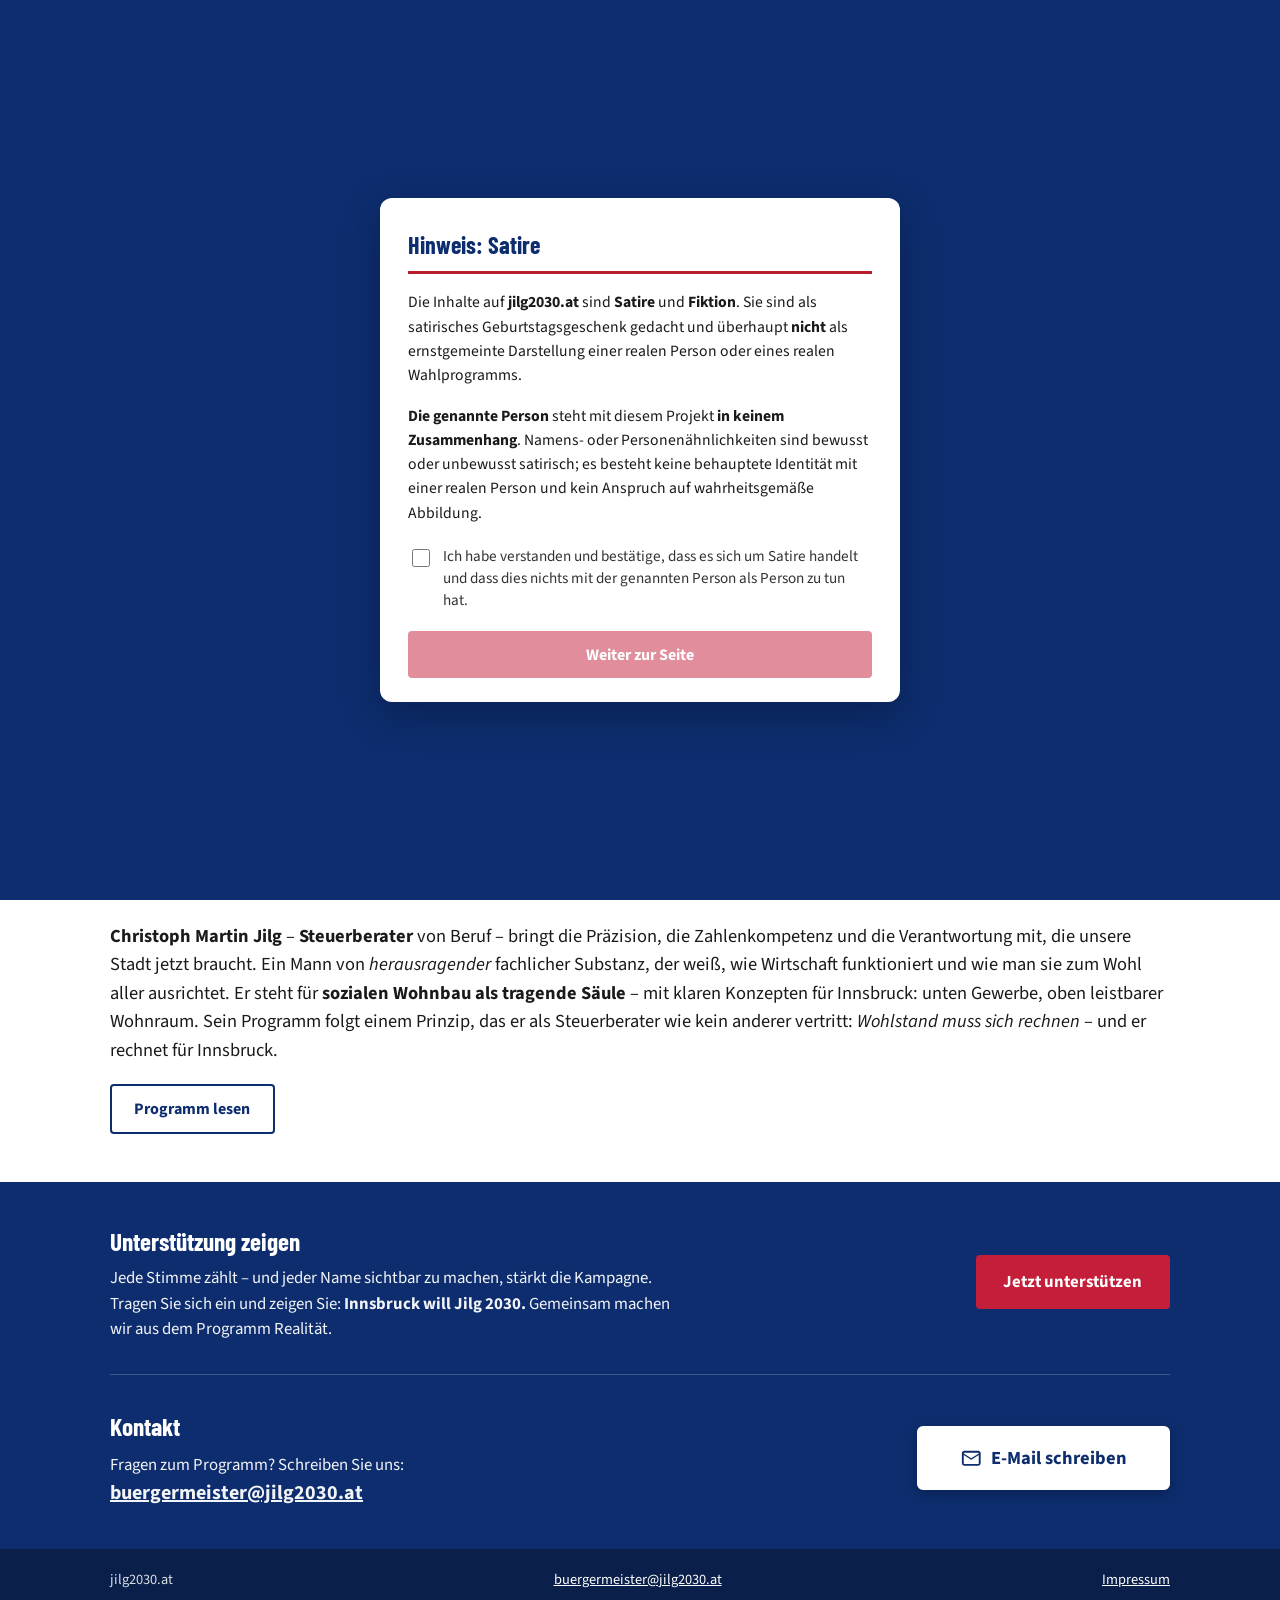
<file: index.html>
<!DOCTYPE html>
<html lang="de">
<head>
  <meta charset="UTF-8" />
  <script>
  (function(){if(!location.hostname.endsWith("github.io"))return;var p=location.pathname.split("/").filter(Boolean),l=p[p.length-1];if(l&&l.indexOf(".")!==-1)p.pop();if(!p.length)return;var b=document.createElement("base");b.href="/"+p.join("/")+"/";var h=document.getElementsByTagName("head")[0];h&&h.insertBefore(b,h.firstChild);})();
  </script>
  <meta name="viewport" content="width=device-width, initial-scale=1" />
  <meta name="robots" content="noindex, nofollow" />
  <title>Zugang – jilg2030.at</title>
  <!-- Kein style.css: nur Gate, undurchsichtiger Vollbild-Hintergrund -->
  <style>
    html, body { margin: 0; min-height: 100%; background: #0d2d6e; }
  </style>
</head>
<body data-jilg-gate="1">
  <script src="js/gate-built.js"></script>
</body>
</html>
</file>
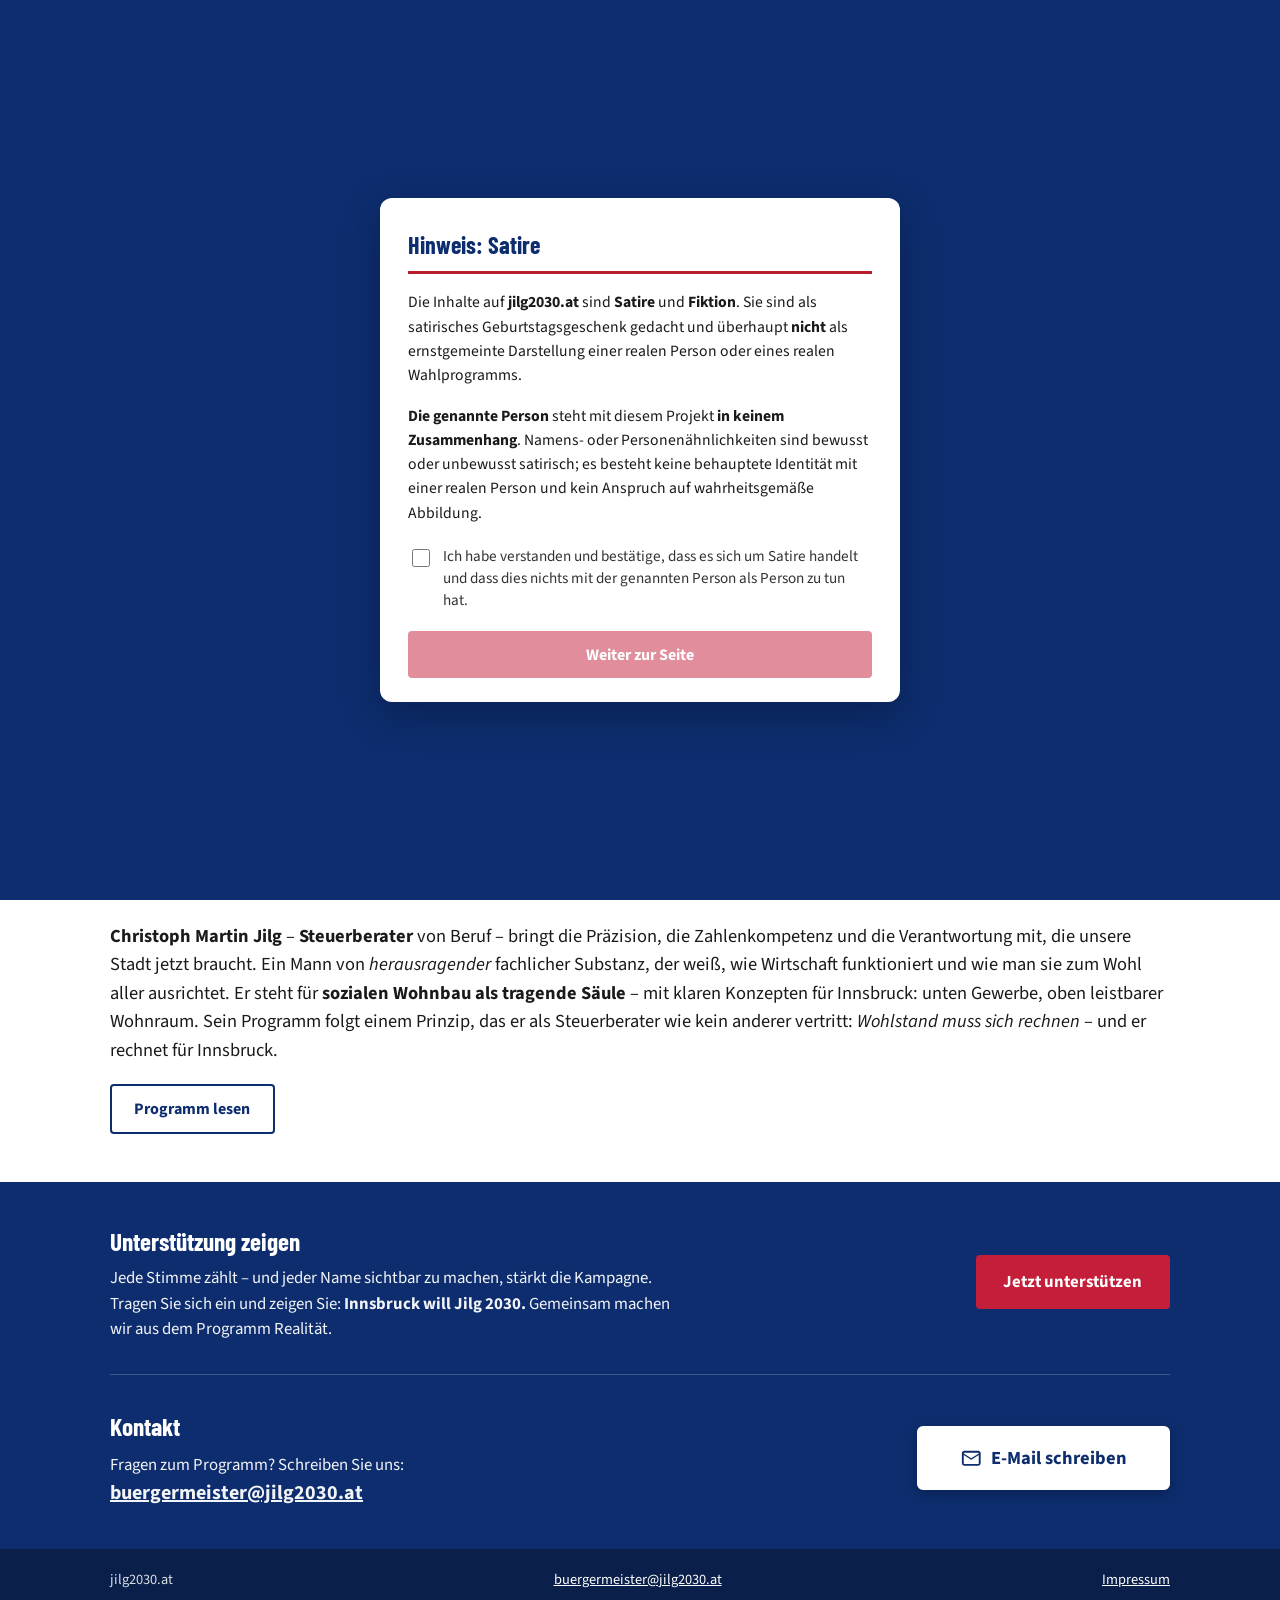
<file: home.html>
<!DOCTYPE html>
<html lang="de">
<head>
  <meta charset="UTF-8" />
  <script>
  (function(){if(!location.hostname.endsWith("github.io"))return;var p=location.pathname.split("/").filter(Boolean),l=p[p.length-1];if(l&&l.indexOf(".")!==-1)p.pop();if(!p.length)return;var b=document.createElement("base");b.href="/"+p.join("/")+"/";var h=document.getElementsByTagName("head")[0];h&&h.insertBefore(b,h.firstChild);})();
  </script>
  <meta name="viewport" content="width=device-width, initial-scale=1" />
  <meta name="description" content="Christoph Martin Jilg, Steuerberater – Kandidat für die Bürgermeisterwahl 2030 in Innsbruck. INNSBRUCK ZUERST." />
  <title>Jilg 2030 – Bürgermeisterwahl Innsbruck</title>
  <link rel="preconnect" href="https://fonts.googleapis.com" />
  <link rel="preconnect" href="https://fonts.gstatic.com" crossorigin />
  <link href="https://fonts.googleapis.com/css2?family=Barlow+Condensed:wght@600;700&family=Source+Sans+3:wght@400;600;700&display=swap" rel="stylesheet" />
  <link rel="stylesheet" href="css/style.css" />
</head>
<body>
  <script src="js/gate-built.js"></script>
  <script src="js/nav.js"></script>
  <header class="site-header">
    <div class="wrap header-inner">
      <a class="logo" href="home.html">jilg<span>2030</span>.at</a>
      <button class="nav-toggle" type="button" aria-expanded="false" aria-label="Menü öffnen">
        <span></span>
      </button>
      <nav class="site-nav">
        <a href="home.html">Start</a>
        <a href="programm.html">Programm</a>
        <a href="unterstuetzer.html">Unterstützer</a>
      </nav>
    </div>
  </header>

  <main>
    <section class="hero">
      <div class="hero-bg" aria-hidden="true"></div>
      <div class="wrap hero-grid">
        <div class="hero-copy">
          <p class="slogan-top">INNSBRUCK ZUERST</p>
          <div class="slogan-boxes">
            <span class="box box-light">Leistbarer Wohnraum</span>
            <span class="box box-red">statt Ideologie</span>
          </div>
          <h1 class="hero-name">Christoph Martin Jilg</h1>
          <p class="hero-sub">Steuerberater · Kandidat für die Bürgermeisterwahl 2030</p>
          <a class="btn btn-primary" href="programm.html">Zum Programm</a>
        </div>
        <div class="hero-photo">
          <img src="assets/hero.png" alt="Christoph Martin Jilg – Kandidat Bürgermeisterwahl Innsbruck 2030" width="600" height="750" loading="eager" decoding="async" />
        </div>
      </div>
    </section>

    <section class="section teaser">
      <div class="wrap">
        <h2>Warum Jilg 2030?</h2>
        <p class="lead">
          <strong>Christoph Martin Jilg</strong> – <strong>Steuerberater</strong> von Beruf – bringt die
          Präzision, die Zahlenkompetenz und die Verantwortung mit, die unsere Stadt jetzt braucht.
          Ein Mann von <em>herausragender</em> fachlicher Substanz, der weiß, wie Wirtschaft funktioniert
          und wie man sie zum Wohl aller ausrichtet. Er steht für <strong>sozialen Wohnbau als tragende Säule</strong> –
          mit klaren Konzepten für Innsbruck: unten Gewerbe, oben leistbarer Wohnraum.
          Sein Programm folgt einem Prinzip, das er als Steuerberater wie kein anderer vertritt:
          <em>Wohlstand muss sich rechnen</em> – und er rechnet für Innsbruck.
        </p>
        <a class="btn btn-outline" href="programm.html">Programm lesen</a>
      </div>
    </section>

    <section class="section cta-band">
      <div class="wrap cta-band-stack">
        <div class="cta-block">
          <div class="cta-block-text">
            <h2>Unterstützung zeigen</h2>
            <p class="cta-motivation">
              Jede Stimme zählt – und jeder Name sichtbar zu machen, stärkt die Kampagne.
              Tragen Sie sich ein und zeigen Sie: <strong>Innsbruck will Jilg 2030.</strong>
              Gemeinsam machen wir aus dem Programm Realität.
            </p>
          </div>
          <a class="btn btn-primary btn-cta-lg" href="unterstuetzer.html">Jetzt unterstützen</a>
        </div>
        <div class="cta-block cta-block-contact">
          <div class="cta-block-text">
            <h2>Kontakt</h2>
            <p>Fragen zum Programm? Schreiben Sie uns:</p>
            <p class="contact-email"><a href="mailto:buergermeister@jilg2030.at">buergermeister@jilg2030.at</a></p>
          </div>
          <a class="btn btn-cta-mail btn-primary"
            href="mailto:buergermeister@jilg2030.at"
            style="display: inline-flex; align-items: center; gap: 0.5em; font-size: 1.1em; padding: 0.85em 2.2em; border-radius: 6px; font-weight: 700;">
            <svg xmlns="http://www.w3.org/2000/svg" style="height:1.22em;width:1.22em;vertical-align:-0.2em;fill:currentColor;" viewBox="0 0 24 24" aria-hidden="true" focusable="false">
              <path d="M2 6.6C2 5.16 3.16 4 4.6 4h14.8C20.84 4 22 5.16 22 6.6v10.8A2.6 2.6 0 0 1 19.4 20H4.6A2.6 2.6 0 0 1 2 17.4V6.6ZM4.6 6A.6.6 0 0 0 4 6.6v.21l8 5.09 8-5.09v-.21a.6.6 0 0 0-.6-.6H4.6ZM20 8.626l-7.376 4.692a1 1 0 0 1-1.247 0L4 8.626V17.4c0 .33.27.6.6.6h14.8a.6.6 0 0 0 .6-.6V8.626Z"></path>
            </svg>
            E-Mail schreiben
          </a>
        </div>
      </div>
    </section>
  </main>

  <!-- Satire-Hinweis: muss bestätigt werden, bevor die Seite nutzbar ist -->
  <div id="satire-modal" class="satire-modal-overlay" role="dialog" aria-modal="true" aria-labelledby="satire-modal-title" aria-describedby="satire-modal-desc" hidden>
    <div class="satire-modal-box">
      <h2 id="satire-modal-title" class="satire-modal-title">Hinweis: Satire</h2>
      <div id="satire-modal-desc" class="satire-modal-body">
        <p>
          Die Inhalte auf <strong>jilg2030.at</strong> sind <strong>Satire</strong> und <strong>Fiktion</strong>.
          Sie sind als satirisches Geburtstagsgeschenk gedacht und überhaupt <strong>nicht</strong> als ernstgemeinte Darstellung einer realen Person oder eines realen Wahlprogramms.
        </p>
        <p>
          <strong>Die genannte Person</strong> steht mit diesem Projekt <strong>in keinem Zusammenhang</strong>.
          Namens- oder Personenähnlichkeiten sind bewusst oder unbewusst satirisch; es besteht keine behauptete
          Identität mit einer realen Person und kein Anspruch auf wahrheitsgemäße Abbildung.
        </p>
      </div>
      <label class="satire-modal-check">
        <input type="checkbox" id="satire-modal-agree" />
        <span>Ich habe verstanden und bestätige, dass es sich um Satire handelt und dass dies nichts mit der genannten Person als Person zu tun hat.</span>
      </label>
      <button type="button" id="satire-modal-btn" class="btn btn-primary satire-modal-btn" disabled>Weiter zur Seite</button>
    </div>
  </div>

  <footer class="site-footer">
    <div class="wrap footer-inner">
      <span>jilg2030.at</span>
      <span><a href="mailto:buergermeister@jilg2030.at">buergermeister@jilg2030.at</a></span>
      <span><a href="impressum.html">Impressum</a></span>
    </div>
  </footer>

  <script>
  (function () {
    var KEY = "jilg2030_satire_ack";
    var VER = "1";
    var overlay = document.getElementById("satire-modal");
    var check = document.getElementById("satire-modal-agree");
    var btn = document.getElementById("satire-modal-btn");
    if (!overlay || !check || !btn) return;
    try {
      if (localStorage.getItem(KEY) === VER) return;
    } catch (e) { /* private mode etc. – Modal zeigen */ }
    overlay.hidden = false;
    document.documentElement.classList.add("satire-modal-open");
    check.addEventListener("change", function () { btn.disabled = !check.checked; });
    btn.addEventListener("click", function () {
      if (!check.checked) return;
      try { localStorage.setItem(KEY, VER); } catch (e) {}
      overlay.hidden = true;
      overlay.setAttribute("aria-hidden", "true");
      document.documentElement.classList.remove("satire-modal-open");
    });
  })();
  </script>
</body>
</html>
</file>
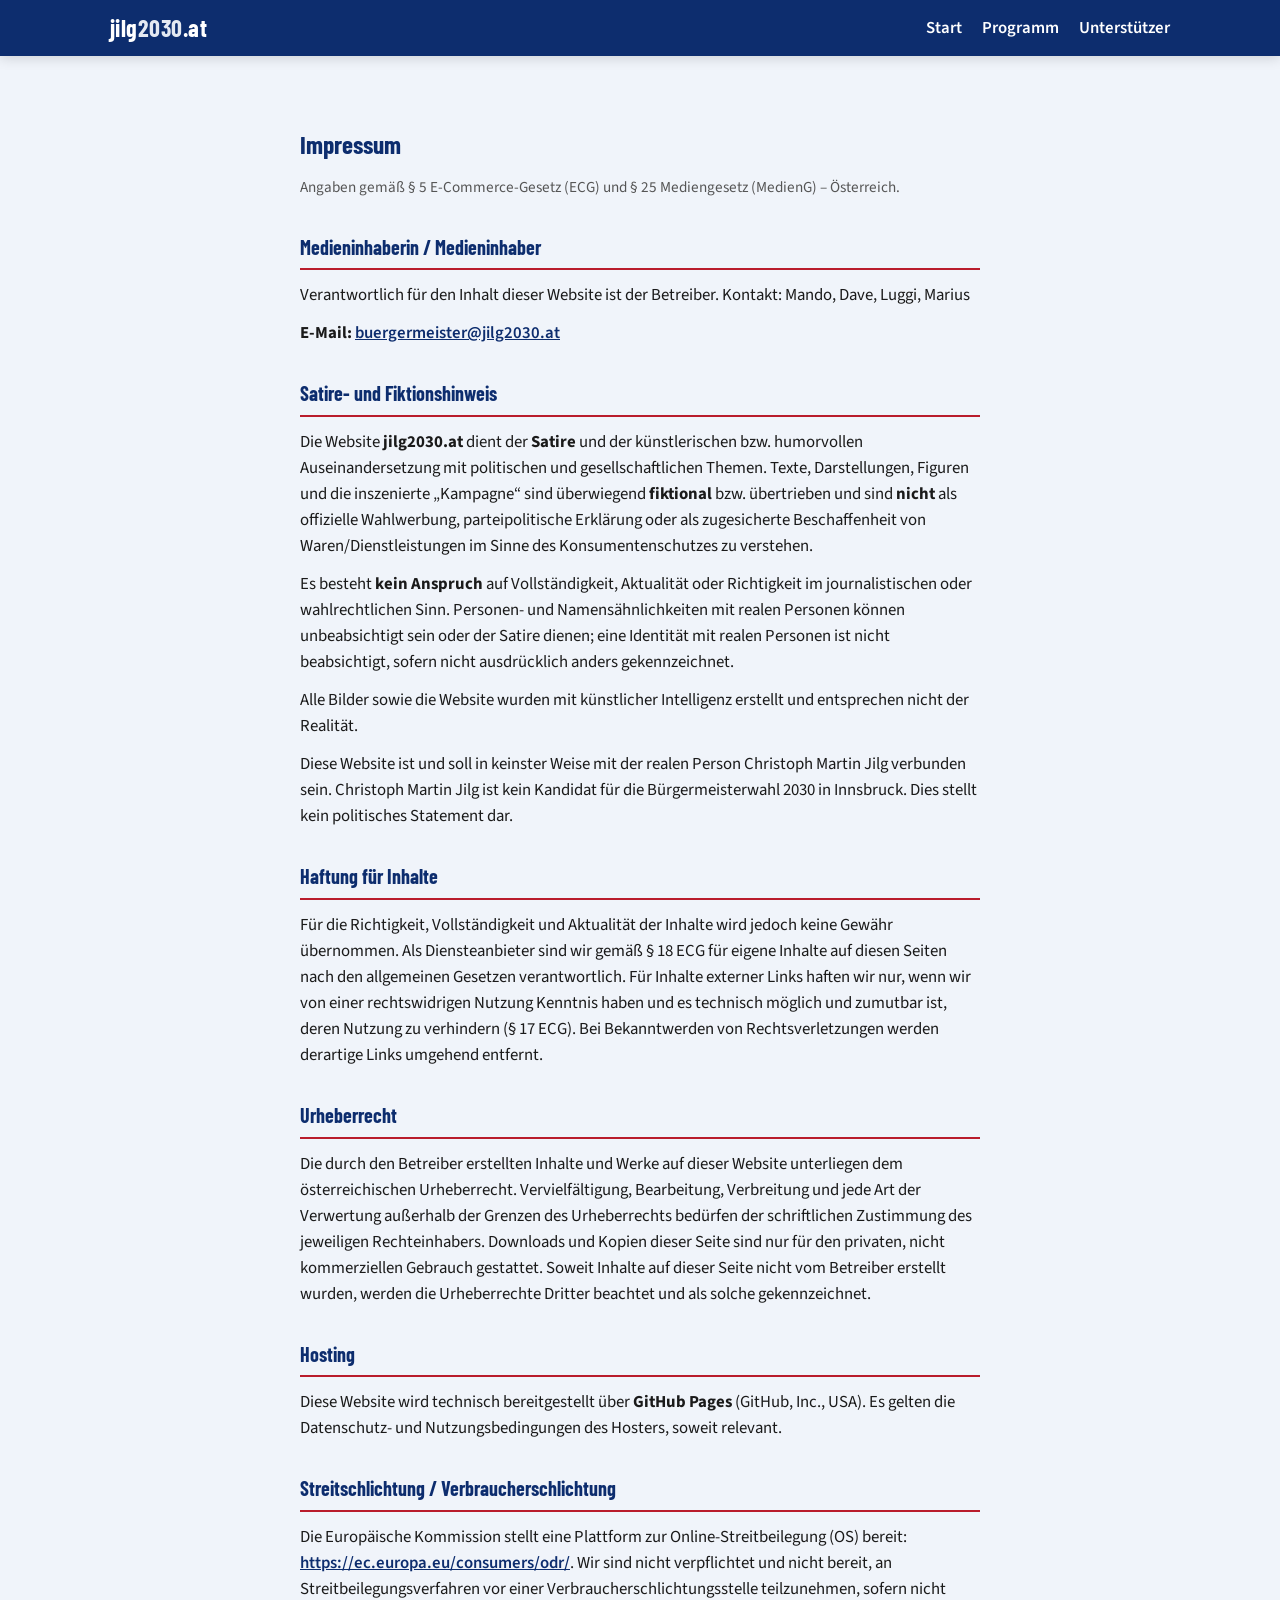
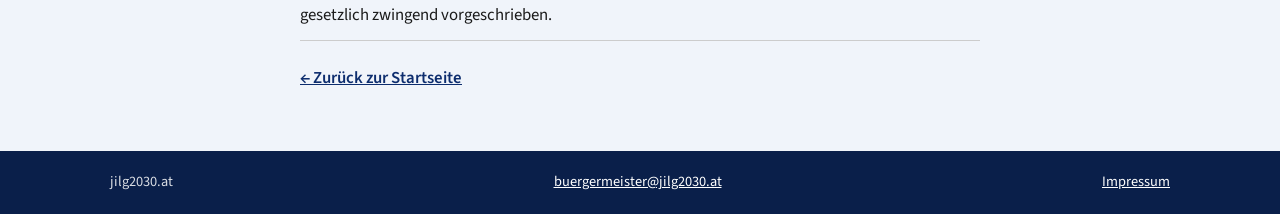
<file: impressum.html>
<!DOCTYPE html>
<html lang="de">
<head>
  <meta charset="UTF-8" />
  <script>
  (function(){if(!location.hostname.endsWith("github.io"))return;var p=location.pathname.split("/").filter(Boolean),l=p[p.length-1];if(l&&l.indexOf(".")!==-1)p.pop();if(!p.length)return;var b=document.createElement("base");b.href="/"+p.join("/")+"/";var h=document.getElementsByTagName("head")[0];h&&h.insertBefore(b,h.firstChild);})();
  </script>
  <meta name="viewport" content="width=device-width, initial-scale=1" />
  <meta name="description" content="Impressum und rechtliche Hinweise – jilg2030.at" />
  <meta name="robots" content="noindex, follow" />
  <title>Impressum – Jilg 2030</title>
  <link rel="preconnect" href="https://fonts.googleapis.com" />
  <link rel="preconnect" href="https://fonts.gstatic.com" crossorigin />
  <link href="https://fonts.googleapis.com/css2?family=Barlow+Condensed:wght@600;700&family=Source+Sans+3:wght@400;600;700&display=swap" rel="stylesheet" />
  <link rel="stylesheet" href="css/style.css" />
</head>
<body>
  <script src="js/gate-built.js"></script>
  <script src="js/nav.js"></script>
  <header class="site-header">
    <div class="wrap header-inner">
      <a class="logo" href="home.html">jilg<span>2030</span>.at</a>
      <button class="nav-toggle" type="button" aria-expanded="false" aria-label="Menü öffnen">
        <span></span>
      </button>
      <nav class="site-nav">
        <a href="home.html">Start</a>
        <a href="programm.html">Programm</a>
        <a href="unterstuetzer.html">Unterstützer</a>
      </nav>
    </div>
  </header>

  <main>
    <section class="section">
      <div class="wrap narrow impressum-content">
        <h1>Impressum</h1>
        <p class="impressum-lead">Angaben gemäß § 5 E-Commerce-Gesetz (ECG) und § 25 Mediengesetz (MedienG) – Österreich.</p>

        <h2>Medieninhaberin / Medieninhaber</h2>
        <p>
          Verantwortlich für den Inhalt dieser Website ist der Betreiber. Kontakt: Mando, Dave, Luggi, Marius
        </p>
        <p>
          <strong>E-Mail:</strong> <a href="mailto:buergermeister@jilg2030.at">buergermeister@jilg2030.at</a>
        </p>
        <h2>Satire- und Fiktionshinweis</h2>
        <p>
          Die Website <strong>jilg2030.at</strong> dient der <strong>Satire</strong> und der künstlerischen bzw. humorvollen Auseinandersetzung mit politischen und gesellschaftlichen Themen. Texte, Darstellungen, Figuren und die inszenierte „Kampagne“ sind überwiegend <strong>fiktional</strong> bzw. übertrieben und sind <strong>nicht</strong> als offizielle Wahlwerbung, parteipolitische Erklärung oder als zugesicherte Beschaffenheit von Waren/Dienstleistungen im Sinne des Konsumentenschutzes zu verstehen.
        </p>
        <p>
          Es besteht <strong>kein Anspruch</strong> auf Vollständigkeit, Aktualität oder Richtigkeit im journalistischen oder wahlrechtlichen Sinn. Personen- und Namensähnlichkeiten mit realen Personen können unbeabsichtigt sein oder der Satire dienen; eine Identität mit realen Personen ist nicht beabsichtigt, sofern nicht ausdrücklich anders gekennzeichnet.
        </p>
        <p>
          Alle Bilder sowie die Website wurden mit künstlicher Intelligenz erstellt und entsprechen nicht der Realität. 
        </p>
        <p>
          Diese Website ist und soll in keinster Weise mit der realen Person Christoph Martin Jilg verbunden sein. Christoph Martin Jilg ist kein Kandidat für die Bürgermeisterwahl 2030 in Innsbruck. Dies stellt kein politisches Statement dar.
        </p>

        <h2>Haftung für Inhalte</h2>
        <p>
          Für die Richtigkeit, Vollständigkeit und Aktualität der Inhalte wird jedoch keine Gewähr übernommen. Als Diensteanbieter sind wir gemäß § 18 ECG für eigene Inhalte auf diesen Seiten nach den allgemeinen Gesetzen verantwortlich. Für Inhalte externer Links haften wir nur, wenn wir von einer rechtswidrigen Nutzung Kenntnis haben und es technisch möglich und zumutbar ist, deren Nutzung zu verhindern (§ 17 ECG). Bei Bekanntwerden von Rechtsverletzungen werden derartige Links umgehend entfernt.
        </p>

        <h2>Urheberrecht</h2>
        <p>
          Die durch den Betreiber erstellten Inhalte und Werke auf dieser Website unterliegen dem österreichischen Urheberrecht. Vervielfältigung, Bearbeitung, Verbreitung und jede Art der Verwertung außerhalb der Grenzen des Urheberrechts bedürfen der schriftlichen Zustimmung des jeweiligen Rechteinhabers. Downloads und Kopien dieser Seite sind nur für den privaten, nicht kommerziellen Gebrauch gestattet. Soweit Inhalte auf dieser Seite nicht vom Betreiber erstellt wurden, werden die Urheberrechte Dritter beachtet und als solche gekennzeichnet.
        </p>

        <h2>Hosting</h2>
        <p>
          Diese Website wird technisch bereitgestellt über <strong>GitHub Pages</strong> (GitHub, Inc., USA). Es gelten die Datenschutz- und Nutzungsbedingungen des Hosters, soweit relevant.
        </p>

        <h2>Streitschlichtung / Verbraucherschlichtung</h2>
        <p>
          Die Europäische Kommission stellt eine Plattform zur Online-Streitbeilegung (OS) bereit: <a href="https://ec.europa.eu/consumers/odr/" rel="noopener noreferrer" target="_blank">https://ec.europa.eu/consumers/odr/</a>. Wir sind nicht verpflichtet und nicht bereit, an Streitbeilegungsverfahren vor einer Verbraucherschlichtungsstelle teilzunehmen, sofern nicht gesetzlich zwingend vorgeschrieben.
        </p>

        <p class="impressum-footer-note">
          <a href="home.html">← Zurück zur Startseite</a>
        </p>
      </div>
    </section>
  </main>

  <footer class="site-footer">
    <div class="wrap footer-inner">
      <span>jilg2030.at</span>
      <span><a href="mailto:buergermeister@jilg2030.at">buergermeister@jilg2030.at</a></span>
      <span><a href="impressum.html">Impressum</a></span>
    </div>
  </footer>
</body>
</html>
</file>
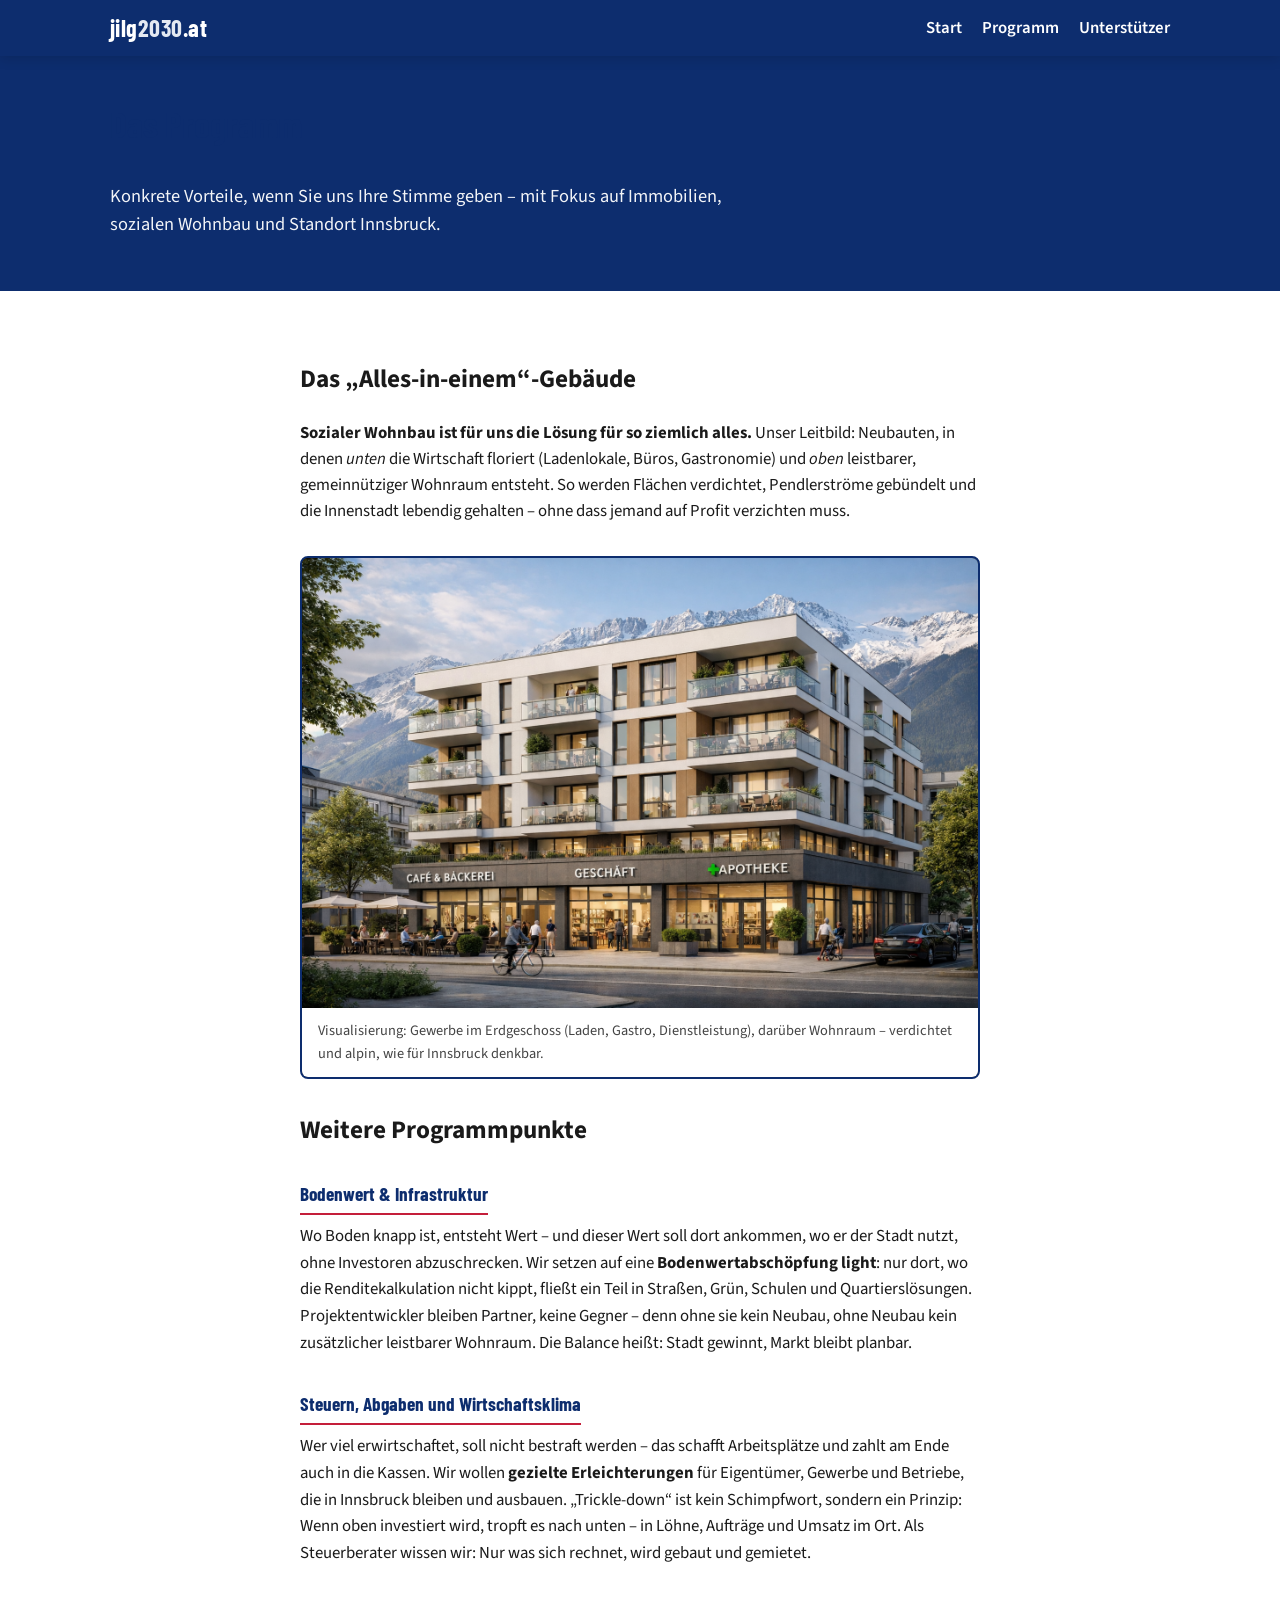
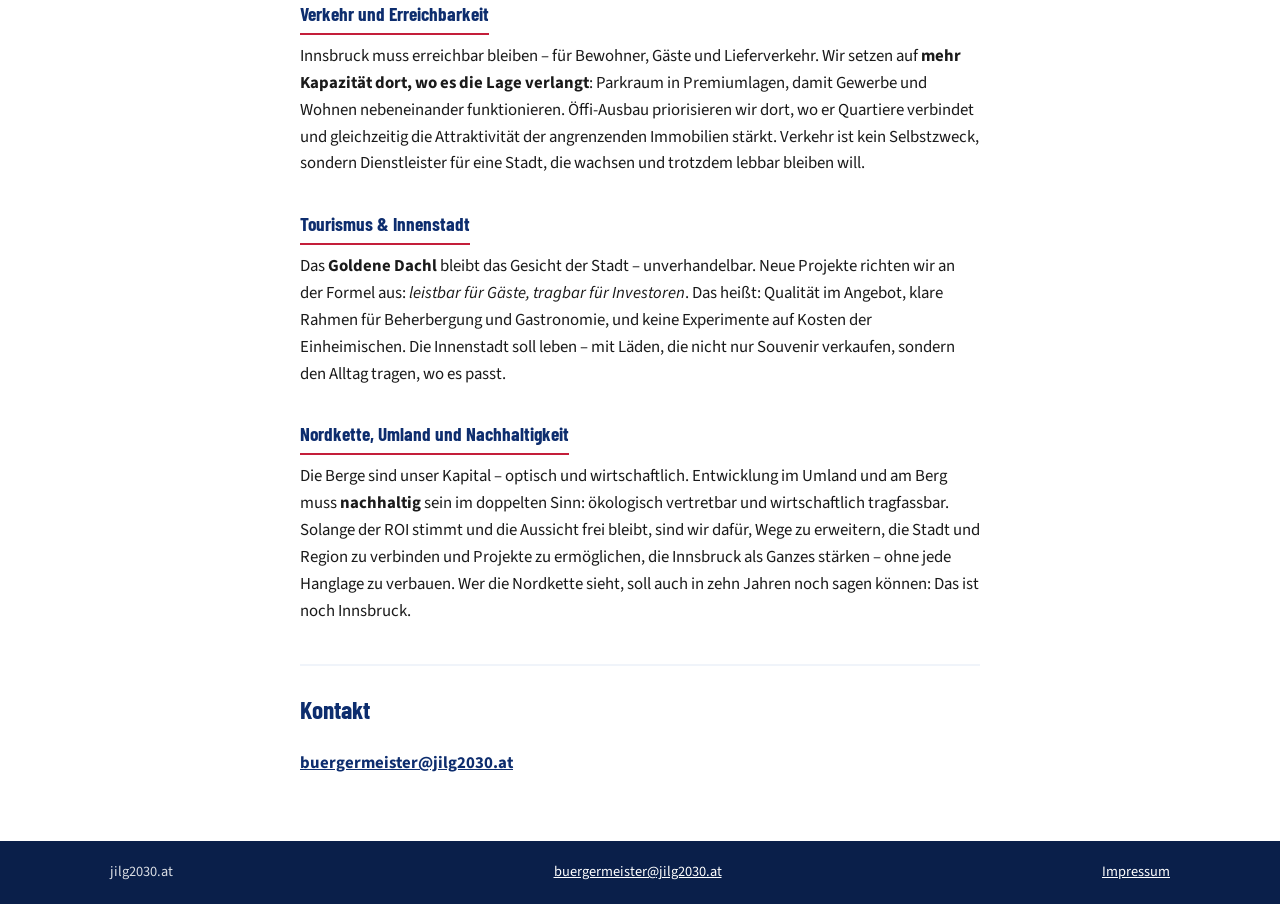
<file: programm.html>
<!DOCTYPE html>
<html lang="de">
<head>
  <meta charset="UTF-8" />
  <script>
  (function(){if(!location.hostname.endsWith("github.io"))return;var p=location.pathname.split("/").filter(Boolean),l=p[p.length-1];if(l&&l.indexOf(".")!==-1)p.pop();if(!p.length)return;var b=document.createElement("base");b.href="/"+p.join("/")+"/";var h=document.getElementsByTagName("head")[0];h&&h.insertBefore(b,h.firstChild);})();
  </script>
  <meta name="viewport" content="width=device-width, initial-scale=1" />
  <meta name="description" content="Programm Christoph Martin Jilg 2030 – Wohnen, Wirtschaft, Innsbruck." />
  <title>Programm – Jilg 2030</title>
  <link rel="preconnect" href="https://fonts.googleapis.com" />
  <link rel="preconnect" href="https://fonts.gstatic.com" crossorigin />
  <link href="https://fonts.googleapis.com/css2?family=Barlow+Condensed:wght@600;700&family=Source+Sans+3:wght@400;600;700&display=swap" rel="stylesheet" />
  <link rel="stylesheet" href="css/style.css" />
</head>
<body>
  <script src="js/gate-built.js"></script>
  <script src="js/nav.js"></script>
  <header class="site-header">
    <div class="wrap header-inner">
      <a class="logo" href="home.html">jilg<span>2030</span>.at</a>
      <button class="nav-toggle" type="button" aria-expanded="false" aria-label="Menü öffnen">
        <span></span>
      </button>
      <nav class="site-nav">
        <a href="home.html">Start</a>
        <a href="programm.html">Programm</a>
        <a href="unterstuetzer.html">Unterstützer</a>
      </nav>
    </div>
  </header>

  <main class="page-programm">
    <section class="page-hero">
      <div class="wrap">
        <h1>Das Programm</h1>
        <p class="lead">Konkrete Vorteile, wenn Sie uns Ihre Stimme geben – mit Fokus auf Immobilien, sozialen Wohnbau und Standort Innsbruck.</p>
      </div>
    </section>

    <section class="section">
      <div class="wrap narrow">
        <h2>Das „Alles-in-einem“-Gebäude</h2>
        <p>
          <strong>Sozialer Wohnbau ist für uns die Lösung für so ziemlich alles.</strong> 
          Unser Leitbild: Neubauten, in denen <em>unten</em> die Wirtschaft floriert (Ladenlokale, 
          Büros, Gastronomie) und <em>oben</em> leistbarer, gemeinnütziger Wohnraum entsteht. 
          So werden Flächen verdichtet, Pendlerströme gebündelt und die Innenstadt lebendig gehalten – 
          ohne dass jemand auf Profit verzichten muss.
        </p>

        <!-- Visualisierung: Mischgebäude unten Gewerbe (Café, Geschäft, Apotheke), oben Wohnen mit Bergen -->
        <figure class="building-render building-render-photo" aria-label="Visualisierung Mischgebäude">
          <img src="assets/mischgebaude.png" alt="Modernes Mischgebäude: Erdgeschoss mit Gewerbe, darüber Wohnungen mit Balkonen, im Hintergrund Berge" loading="lazy" decoding="async" />
          <figcaption>Visualisierung: Gewerbe im Erdgeschoss (Laden, Gastro, Dienstleistung), darüber Wohnraum – verdichtet und alpin, wie für Innsbruck denkbar.</figcaption>
        </figure>

        <h2>Weitere Programmpunkte</h2>

        <div class="program-points">
          <h3>Bodenwert &amp; Infrastruktur</h3>
          <p>
            Wo Boden knapp ist, entsteht Wert – und dieser Wert soll dort ankommen, wo er der Stadt nutzt, 
            ohne Investoren abzuschrecken. Wir setzen auf eine <strong>Bodenwertabschöpfung light</strong>: 
            nur dort, wo die Renditekalkulation nicht kippt, fließt ein Teil in Straßen, Grün, Schulen und 
            Quartierslösungen. Projektentwickler bleiben Partner, keine Gegner – denn ohne sie kein Neubau, 
            ohne Neubau kein zusätzlicher leistbarer Wohnraum. Die Balance heißt: Stadt gewinnt, Markt bleibt planbar.
          </p>

          <h3>Steuern, Abgaben und Wirtschaftsklima</h3>
          <p>
            Wer viel erwirtschaftet, soll nicht bestraft werden – das schafft Arbeitsplätze und zahlt am Ende 
            auch in die Kassen. Wir wollen <strong>gezielte Erleichterungen</strong> für Eigentümer, Gewerbe 
            und Betriebe, die in Innsbruck bleiben und ausbauen. „Trickle-down“ ist kein Schimpfwort, sondern 
            ein Prinzip: Wenn oben investiert wird, tropft es nach unten – in Löhne, Aufträge und Umsatz im Ort. 
            Als Steuerberater wissen wir: Nur was sich rechnet, wird gebaut und gemietet.
          </p>

          <h3>Verkehr und Erreichbarkeit</h3>
          <p>
            Innsbruck muss erreichbar bleiben – für Bewohner, Gäste und Lieferverkehr. Wir setzen auf 
            <strong>mehr Kapazität dort, wo es die Lage verlangt</strong>: Parkraum in Premiumlagen, damit 
            Gewerbe und Wohnen nebeneinander funktionieren. Öffi-Ausbau priorisieren wir dort, wo er 
            Quartiere verbindet und gleichzeitig die Attraktivität der angrenzenden Immobilien stärkt. 
            Verkehr ist kein Selbstzweck, sondern Dienstleister für eine Stadt, die wachsen und trotzdem lebbar bleiben will.
          </p>

          <h3>Tourismus &amp; Innenstadt</h3>
          <p>
            Das <strong>Goldene Dachl</strong> bleibt das Gesicht der Stadt – unverhandelbar. Neue Projekte 
            richten wir an der Formel aus: <em>leistbar für Gäste, tragbar für Investoren</em>. Das heißt: 
            Qualität im Angebot, klare Rahmen für Beherbergung und Gastronomie, und keine Experimente auf 
            Kosten der Einheimischen. Die Innenstadt soll leben – mit Läden, die nicht nur Souvenir verkaufen, 
            sondern den Alltag tragen, wo es passt.
          </p>

          <h3>Nordkette, Umland und Nachhaltigkeit</h3>
          <p>
            Die Berge sind unser Kapital – optisch und wirtschaftlich. Entwicklung im Umland und am Berg 
            muss <strong>nachhaltig</strong> sein im doppelten Sinn: ökologisch vertretbar und 
            wirtschaftlich tragfassbar. Solange der ROI stimmt und die Aussicht frei bleibt, sind wir dafür, 
            Wege zu erweitern, die Stadt und Region zu verbinden und Projekte zu ermöglichen, die Innsbruck 
            als Ganzes stärken – ohne jede Hanglage zu verbauen. Wer die Nordkette sieht, soll auch in zehn 
            Jahren noch sagen können: Das ist noch Innsbruck.
          </p>
        </div>

        <div class="contact-block">
          <h2>Kontakt</h2>
          <p><a href="mailto:buergermeister@jilg2030.at">buergermeister@jilg2030.at</a></p>
        </div>
      </div>
    </section>
  </main>

  <footer class="site-footer">
    <div class="wrap footer-inner">
      <span>jilg2030.at</span>
      <span><a href="mailto:buergermeister@jilg2030.at">buergermeister@jilg2030.at</a></span>
      <span><a href="impressum.html">Impressum</a></span>
    </div>
  </footer>
</body>
</html>
</file>
<file: css/style.css>
/* Jilg 2030 – Farben aus Plakat: Königsblau, Tiefrot, Weiß */
:root {
  --blue: #0d2d6e;
  --blue-mid: #1a3a6e;
  --red: #b91c2c;
  --red-bright: #c41e3a;
  --white: #ffffff;
  --off-white: #f0f4fa;
  --text: #1a1a1a;
  --font-head: "Barlow Condensed", sans-serif;
  --font-body: "Source Sans 3", sans-serif;
}

*,
*::before,
*::after {
  box-sizing: border-box;
}

html {
  scroll-behavior: smooth;
}

body {
  margin: 0;
  font-family: var(--font-body);
  font-size: 1.05rem;
  line-height: 1.55;
  color: var(--text);
  background: var(--off-white);
}

.wrap {
  width: 100%;
  max-width: 1100px;
  margin: 0 auto;
  padding: 0 1.25rem;
}

.narrow {
  max-width: 720px;
}

/* Header */
.site-header {
  background: var(--blue);
  color: var(--white);
  position: sticky;
  top: 0;
  z-index: 100;
  box-shadow: 0 2px 12px rgba(0, 0, 0, 0.15);
}

.header-inner {
  display: flex;
  align-items: center;
  justify-content: space-between;
  min-height: 3.5rem;
}

.logo {
  font-family: var(--font-head);
  font-weight: 700;
  font-size: 1.5rem;
  color: var(--white);
  text-decoration: none;
  letter-spacing: 0.02em;
}

.logo span {
  color: var(--off-white);
  opacity: 0.95;
}

.site-header nav {
  display: flex;
  gap: 1.25rem;
}

.site-header nav a {
  color: var(--white);
  text-decoration: none;
  font-weight: 600;
}

.site-header nav a:hover {
  text-decoration: underline;
}

/* Mobile Navigation */
.nav-toggle {
  display: none;
  align-items: center;
  justify-content: center;
  width: 2.4rem;
  height: 2.4rem;
  margin-left: 0.5rem;
  border-radius: 999px;
  border: 2px solid rgba(255, 255, 255, 0.8);
  background: transparent;
  color: var(--white);
  cursor: pointer;
  padding: 0;
}

.nav-toggle span {
  display: block;
  width: 1.2rem;
  height: 2px;
  background: currentColor;
  border-radius: 999px;
  position: relative;
}

.nav-toggle span::before,
.nav-toggle span::after {
  content: "";
  position: absolute;
  left: 0;
  width: 1.2rem;
  height: 2px;
  background: currentColor;
  border-radius: 999px;
}

.nav-toggle span::before {
  top: -0.35rem;
}

.nav-toggle span::after {
  top: 0.35rem;
}

.site-nav {
  display: flex;
  gap: 1.25rem;
}

@media (max-width: 800px) {
  .nav-toggle {
    display: inline-flex;
  }

  .site-nav {
    position: absolute;
    inset-inline-end: 0;
    top: 100%;
    margin-top: 0.35rem;
    background: #071634;
    border-radius: 0 0 0 12px;
    padding: 0.75rem 1rem 0.9rem;
    flex-direction: column;
    align-items: flex-start;
    min-width: 12rem;
    box-shadow: 0 10px 30px rgba(0, 0, 0, 0.4);
    transform-origin: top right;
    transform: scaleY(0.8);
    opacity: 0;
    pointer-events: none;
    transition: opacity 0.18s ease-out, transform 0.18s ease-out;
  }

  .site-header.nav-open .site-nav {
    opacity: 1;
    transform: scaleY(1);
    pointer-events: auto;
  }

  .site-nav a {
    display: block;
    padding: 0.2rem 0;
  }
}

/* Hero – Kandidat prominent */
.hero {
  position: relative;
  background: linear-gradient(135deg, var(--blue) 0%, var(--blue-mid) 50%, #152a52 100%);
  color: var(--white);
  overflow: hidden;
  min-height: 70vh;
}

.hero-bg {
  position: absolute;
  inset: 0;
  background: radial-gradient(ellipse 80% 60% at 20% 30%, rgba(255, 255, 255, 0.08) 0%, transparent 50%);
  pointer-events: none;
}

.hero-grid {
  position: relative;
  display: grid;
  grid-template-columns: 1fr;
  gap: 2rem;
  align-items: end;
  padding: 2.5rem 1.25rem 3rem;
}

@media (min-width: 900px) {
  .hero-grid {
    grid-template-columns: 1fr 1fr;
    align-items: center;
    min-height: 75vh;
    padding: 3rem 1.25rem 4rem;
  }
}

.hero-copy {
  padding-bottom: 1rem;
}

.slogan-top {
  font-family: var(--font-head);
  font-size: clamp(2rem, 6vw, 3.5rem);
  font-weight: 700;
  letter-spacing: 0.04em;
  margin: 0 0 1rem;
  text-shadow: 0 2px 20px rgba(0, 0, 0, 0.2);
}

.slogan-boxes {
  display: flex;
  flex-wrap: wrap;
  gap: 0.5rem;
  margin-bottom: 1.5rem;
}

.box {
  display: inline-block;
  padding: 0.4rem 0.75rem;
  font-weight: 700;
  font-size: 0.95rem;
}

.box-light {
  background: var(--white);
  color: var(--blue);
}

.box-red {
  background: var(--red-bright);
  color: var(--white);
}

.hero-name {
  font-family: var(--font-head);
  font-size: clamp(2.2rem, 5vw, 3.2rem);
  font-weight: 700;
  margin: 0 0 0.35rem;
  line-height: 1.1;
  border-bottom: 3px solid var(--red-bright);
  display: inline-block;
  padding-bottom: 0.25rem;
}

.hero-sub {
  margin: 0 0 1.5rem;
  opacity: 0.95;
  font-size: 1.1rem;
}

.hero-photo {
  display: flex;
  flex-direction: column;
  align-items: center;
  justify-content: flex-end;
}

.hero-photo img {
  max-width: 100%;
  height: auto;
  max-height: min(85vh, 620px);
  width: auto;
  object-fit: contain;
  object-position: bottom center;
  filter: drop-shadow(0 12px 40px rgba(0, 0, 0, 0.35));
  border-radius: 4px;
}

/* Fallback wenn Bild fehlt */
.hero-photo img[src=""],
.hero-photo img:not([src]) {
  display: none;
}

.photo-note {
  font-size: 0.8rem;
  opacity: 0.75;
  margin-top: 0.5rem;
}

/* Buttons */
.btn {
  display: inline-block;
  padding: 0.65rem 1.4rem;
  font-family: var(--font-body);
  font-weight: 700;
  text-decoration: none;
  border-radius: 4px;
  border: 2px solid transparent;
  cursor: pointer;
  font-size: 1rem;
}

.btn-primary {
  background: var(--red-bright);
  color: var(--white);
  border-color: var(--red-bright);
}

.btn-primary:hover {
  background: #a01830;
  border-color: #a01830;
}

.btn-outline {
  background: transparent;
  color: var(--blue);
  border-color: var(--blue);
}

.btn-outline:hover {
  background: var(--blue);
  color: var(--white);
}

.btn-light {
  background: var(--white);
  color: var(--blue);
  border-color: var(--white);
}

.btn-light:hover {
  background: var(--off-white);
}

/* Sections */
.section {
  padding: 3rem 0;
}

.teaser {
  background: var(--white);
}

.teaser h2,
.page-hero h1 {
  font-family: var(--font-head);
  font-size: clamp(1.75rem, 4vw, 2.25rem);
  color: var(--blue);
  margin-top: 0;
}

.lead {
  font-size: 1.15rem;
  margin-bottom: 1.25rem;
}

.cta-band {
  background: var(--blue);
  color: var(--white);
  padding: 2.5rem 0;
}

.cta-band-stack {
  display: flex;
  flex-direction: column;
  gap: 2rem;
}

.cta-block {
  display: flex;
  flex-wrap: wrap;
  align-items: center;
  justify-content: space-between;
  gap: 1.5rem;
  padding-bottom: 2rem;
  border-bottom: 1px solid rgba(255, 255, 255, 0.2);
}

.cta-block:last-child {
  padding-bottom: 0;
  border-bottom: none;
}

.cta-block-text {
  flex: 1;
  min-width: 240px;
}

.cta-motivation {
  margin: 0.5rem 0 0;
  opacity: 0.98;
  line-height: 1.5;
  max-width: 560px;
}

.cta-inner {
  display: flex;
  flex-wrap: wrap;
  align-items: center;
  justify-content: space-between;
  gap: 1.5rem;
}

.cta-band h2 {
  margin: 0 0 0.35rem;
  font-family: var(--font-head);
}

.cta-band p {
  margin: 0;
  opacity: 0.95;
}

/* Button auf blauem Band: nicht zu hell – kräftig lesbar */
.btn-cta-mail {
  background: var(--white);
  color: var(--blue) !important;
  border: 2px solid var(--white);
  font-weight: 700;
  box-shadow: 0 4px 14px rgba(0, 0, 0, 0.25);
}

.btn-cta-mail:hover {
  background: var(--off-white);
  border-color: var(--off-white);
  color: var(--blue) !important;
}

.btn-cta-lg {
  padding: 0.75rem 1.6rem;
  font-size: 1.05rem;
}

/* Programm page */
.page-hero {
  background: var(--blue);
  color: var(--white);
  padding: 2.5rem 0 2rem;
}

.page-hero .lead {
  opacity: 0.95;
  max-width: 640px;
}

.page-programm .section {
  background: var(--white);
}

.building-render {
  margin: 2rem 0;
  background: var(--off-white);
  border-radius: 8px;
  overflow: hidden;
  border: 2px solid var(--blue);
}

.building-render svg {
  display: block;
  width: 100%;
  height: auto;
  max-height: 420px;
  min-height: 260px;
}

/* Foto-Render – natürliches Seitenverhältnis, keine Höhenbegrenzung die staucht */
.building-render-photo {
  background: #0d0d0d;
}

.building-render-photo img {
  display: block;
  width: 100%;
  height: auto;
  max-width: 100%;
}

.building-render figcaption {
  padding: 0.75rem 1rem;
  font-size: 0.9rem;
  color: #444;
  background: var(--white);
}

.program-list {
  padding-left: 1.25rem;
}

.program-list li {
  margin-bottom: 0.85rem;
}

/* Ausgebaute Programmpunkte */
.program-points {
  margin-top: 1rem;
}

.program-points h3 {
  font-family: var(--font-head);
  color: var(--blue);
  font-size: 1.2rem;
  margin: 1.75rem 0 0.5rem;
  padding-bottom: 0.25rem;
  border-bottom: 2px solid var(--red-bright);
  display: inline-block;
}

.program-points h3:first-child {
  margin-top: 0.5rem;
}

.program-points p {
  margin: 0 0 0.25rem;
  line-height: 1.6;
}

/* Kontakt / E-Mail */
.contact-email {
  font-size: 1.25rem;
  font-weight: 700;
  margin: 0.5rem 0 0;
}

.contact-email a,
.cta-band a {
  color: var(--white);
}

.contact-block {
  margin-top: 2.5rem;
  padding-top: 1.5rem;
  border-top: 2px solid var(--off-white);
}

.contact-block h2 {
  font-family: var(--font-head);
  color: var(--blue);
  margin-top: 0;
}

.contact-block a {
  font-weight: 700;
  color: var(--blue);
}

/* Satire-Modal (home.html) – undurchsichtig, blockiert bis Bestätigung */
.satire-modal-overlay[hidden] {
  display: none !important;
}

.satire-modal-overlay {
  position: fixed;
  inset: 0;
  z-index: 1000;
  background: var(--blue);
  display: flex;
  align-items: center;
  justify-content: center;
  padding: 1.25rem;
  overflow-y: auto;
}

.satire-modal-box {
  background: var(--white);
  max-width: 520px;
  width: 100%;
  padding: 1.75rem 1.75rem 1.5rem;
  border-radius: 12px;
  box-shadow: 0 12px 40px rgba(0, 0, 0, 0.25);
}

.satire-modal-title {
  font-family: var(--font-head);
  color: var(--blue);
  font-size: 1.5rem;
  margin: 0 0 1rem;
  padding-bottom: 0.5rem;
  border-bottom: 3px solid var(--red);
}

.satire-modal-body {
  font-size: 0.98rem;
  color: var(--text);
}

.satire-modal-body p {
  margin: 0 0 1rem;
}

.satire-modal-body p:last-of-type {
  margin-bottom: 1.25rem;
}

.satire-modal-check {
  display: flex;
  gap: 0.65rem;
  align-items: flex-start;
  cursor: pointer;
  font-size: 0.95rem;
  line-height: 1.45;
  margin-bottom: 1.25rem;
  color: #333;
}

.satire-modal-check input {
  margin-top: 0.25rem;
  flex-shrink: 0;
  width: 1.1rem;
  height: 1.1rem;
  accent-color: var(--blue);
}

.satire-modal-btn {
  width: 100%;
  justify-content: center;
}

.satire-modal-btn:disabled {
  opacity: 0.5;
  cursor: not-allowed;
}

html.satire-modal-open,
html.satire-modal-open body {
  overflow: hidden;
}

/* Footer */
.site-footer {
  background: #0a1f4a;
  color: rgba(255, 255, 255, 0.85);
  padding: 1.25rem 0;
  font-size: 0.9rem;
}

.footer-inner {
  display: flex;
  flex-wrap: wrap;
  gap: 1rem;
  justify-content: space-between;
}

.site-footer a {
  color: var(--white);
}

/* Impressum / rechtliche Seiten */
.impressum-content h1 {
  font-family: var(--font-head);
  color: var(--blue);
  margin-bottom: 0.5rem;
}

.impressum-content h2 {
  font-family: var(--font-head);
  color: var(--blue);
  font-size: 1.25rem;
  margin-top: 2rem;
  margin-bottom: 0.75rem;
  padding-bottom: 0.35rem;
  border-bottom: 2px solid var(--red);
}

.impressum-content p {
  margin: 0.75rem 0;
}

.impressum-lead {
  color: #555;
  font-size: 0.95rem;
}

.impressum-placeholder {
  background: #fff8e6;
  border-left: 4px solid #e65100;
  padding: 0.85rem 1rem;
  margin: 1rem 0;
}

.impressum-footer-note {
  margin-top: 2.5rem;
  padding-top: 1.5rem;
  border-top: 1px solid #ccc;
}

.impressum-content a {
  color: var(--blue);
  font-weight: 600;
}
</file>
